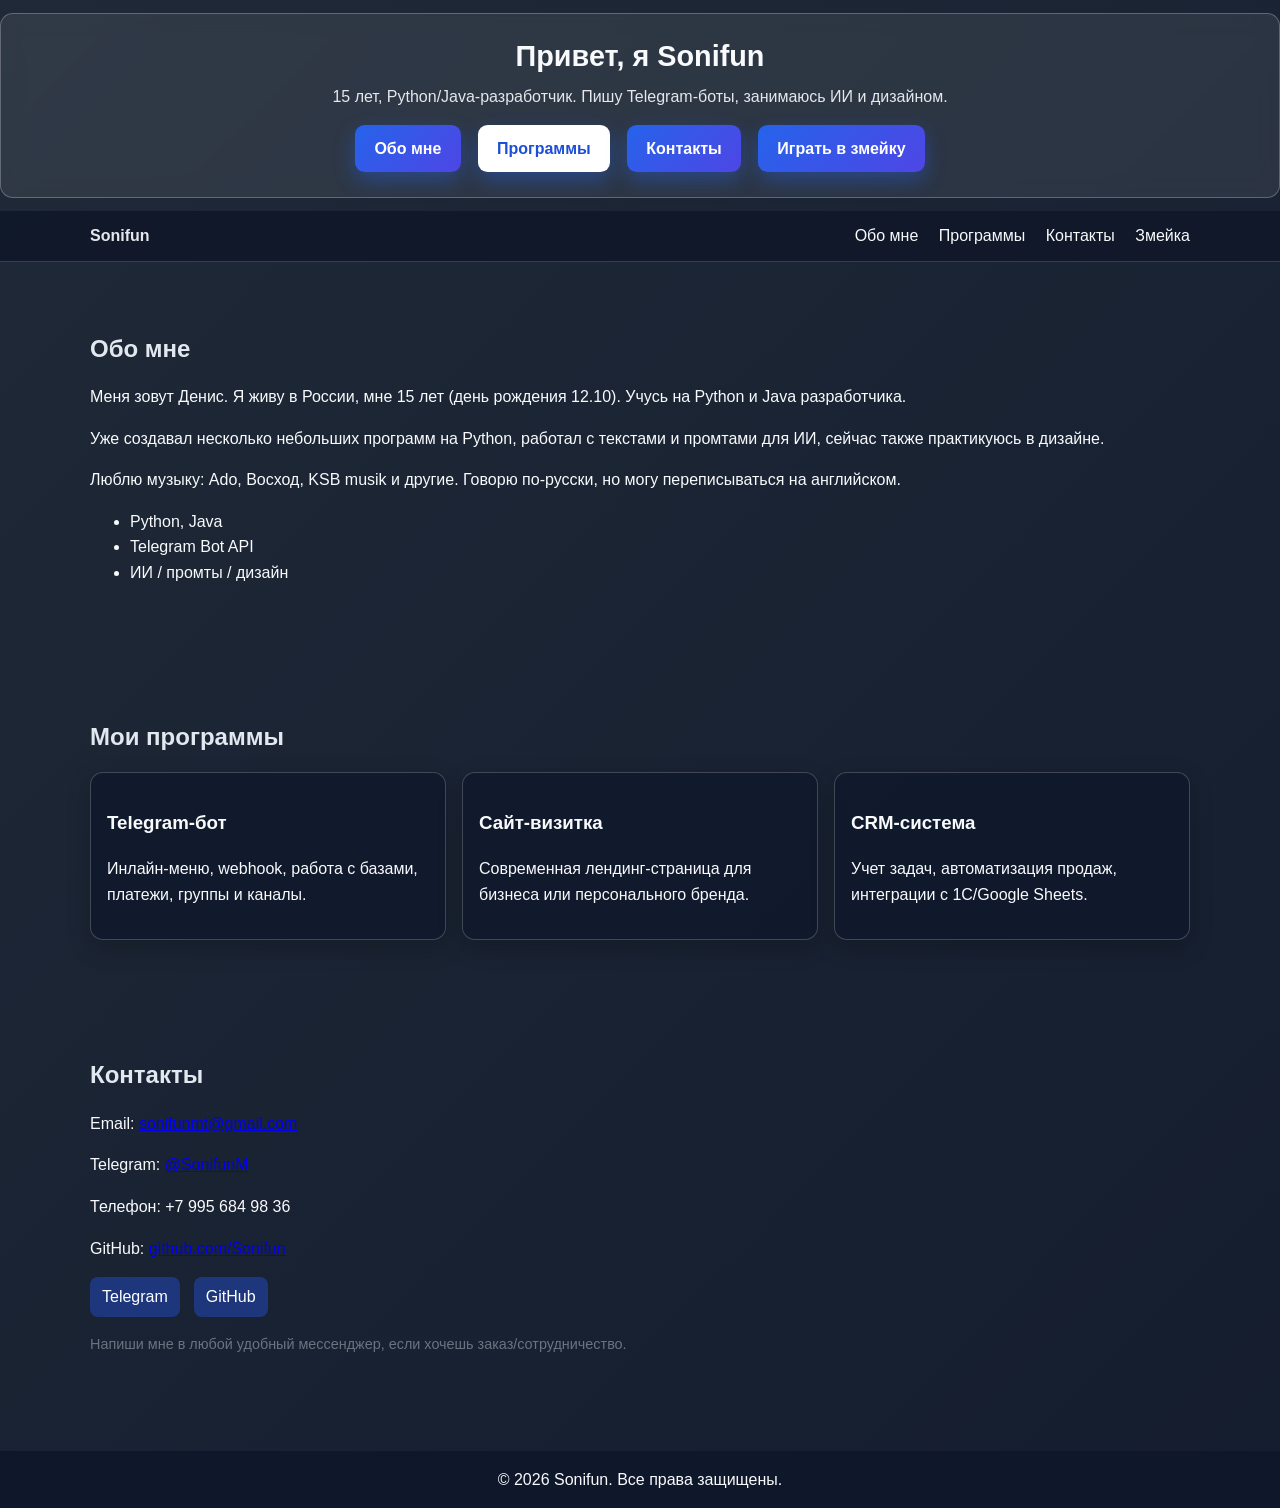
<file: index.html>
<!DOCTYPE html>
<html lang="ru">
<head>
    <meta charset="UTF-8" />
    <meta name="viewport" content="width=device-width, initial-scale=1.0" />
    <title>Мой персональный сайт</title>
    <link rel="icon" href="favicon.ico" type="image/x-icon" />
    <link rel="stylesheet" href="style.css" />
</head>
<body>
    <header class="hero" id="home">
        <div class="container">
            <h1>Привет, я Sonifun</h1>
            <p>15 лет, Python/Java-разработчик. Пишу Telegram-боты, занимаюсь ИИ и дизайном.</p>
            <a class="btn" href="#about">Обо мне</a>
            <a class="btn btn-light" href="#programs">Программы</a>
            <a class="btn" href="#contact">Контакты</a>
            <a class="btn" href="snake.html">Играть в змейку</a>
        </div>
    </header>

    <nav class="topnav" id="navbar">
        <div class="container nav-wrap">
            <a href="index.html" class="logo">Sonifun</a>
            <div class="menu">
                <a href="#about">Обо мне</a>
                <a href="#programs">Программы</a>
                <a href="#contact">Контакты</a>
                <a href="snake.html">Змейка</a>
            </div>
        </div>
    </nav>

    <main class="container">
        <section id="about" class="section">
            <h2>Обо мне</h2>
            <p>Меня зовут Денис. Я живу в России, мне 15 лет (день рождения 12.10). Учусь на Python и Java разработчика.</p>
            <p>Уже создавал несколько небольших программ на Python, работал с текстами и промтами для ИИ, сейчас также практикуюсь в дизайне.</p>
            <p>Люблю музыку: Ado, Восход, KSB musik и другие. Говорю по-русски, но могу переписываться на английском.</p>
            <ul>
                <li>Python, Java</li>
                <li>Telegram Bot API</li>
                <li>ИИ / промты / дизайн</li>
            </ul>
        </section>

        <section id="programs" class="section">
            <h2>Мои программы</h2>
            <div class="grid3">
                <article class="card">
                    <h3>Telegram-бот</h3>
                    <p>Инлайн-меню, webhook, работа с базами, платежи, группы и каналы.</p>
                </article>
                <article class="card">
                    <h3>Сайт-визитка</h3>
                    <p>Современная лендинг-страница для бизнеса или персонального бренда.</p>
                </article>
                <article class="card">
                    <h3>CRM-система</h3>
                    <p>Учет задач, автоматизация продаж, интеграции с 1С/Google Sheets.</p>
                </article>
            </div>
        </section>



        <section id="contact" class="section">
            <h2>Контакты</h2>
            <p>Email: <a href="mailto:sonifunmt@gmail.com">sonifunmt@gmail.com</a></p>
            <p>Telegram: <a href="https://t.me/SonifunM">@SonifunM</a></p>
            <p>Телефон: +7 995 684 98 36</p>
            <p>GitHub: <a href="https://github.com/Sonifun">github.com/Sonifun</a></p>
            <div class="social">
                <a href="https://t.me/SonifunM">Telegram</a>
                <a href="https://github.com/Sonifun">GitHub</a>
            </div>
            <p class="note">Напиши мне в любой удобный мессенджер, если хочешь заказ/сотрудничество.</p>
        </section>
    </main>

    <footer class="footer">
        <div class="container">© 2026 Sonifun. Все права защищены.</div>
    </footer>
    <script>
        document.querySelectorAll('a[href^="#"]').forEach(anchor => {
            anchor.addEventListener('click', function (e) {
                e.preventDefault();
                document.querySelector(this.getAttribute('href')).scrollIntoView({ behavior: 'smooth' });
            });
        });
    </script>
</body>
</html>
</file>
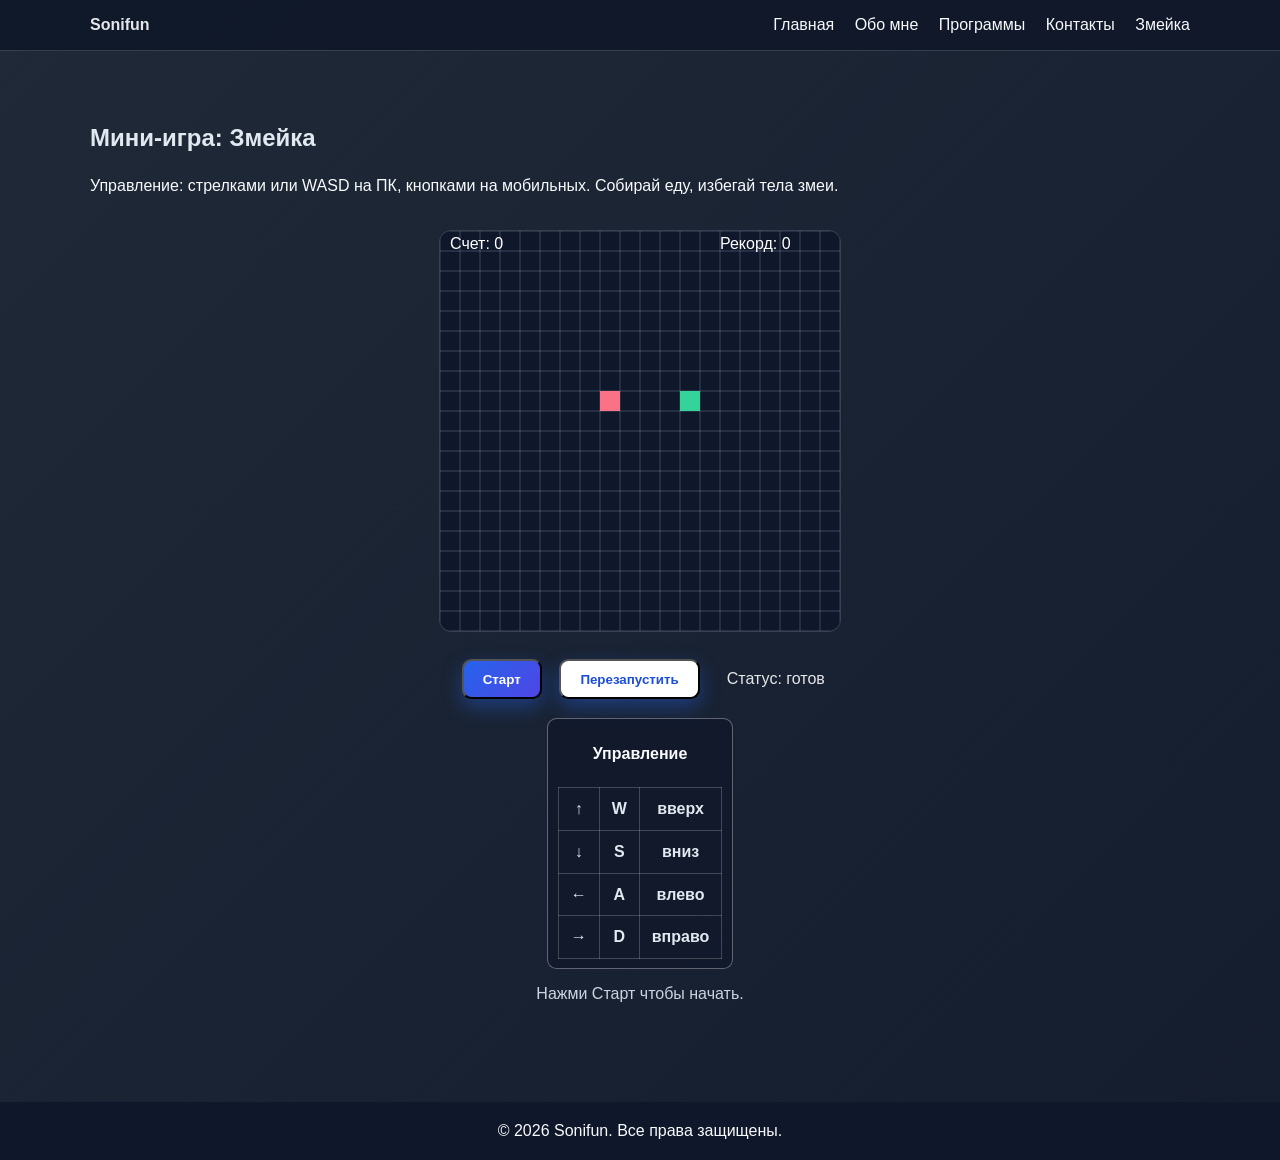
<file: snake.html>
<!DOCTYPE html>
<html lang="ru">
<head>
    <meta charset="UTF-8" />
    <meta name="viewport" content="width=device-width, initial-scale=1.0" />
    <title>Змейка - Sonifun</title>
    <link rel="icon" href="favicon.ico" type="image/x-icon" />
    <link rel="stylesheet" href="style.css" />
    <style>
        .game-container { text-align: center; margin-top: 2rem; }
        canvas { background: rgba(15,23,42,0.96); border: 1px solid rgba(255,255,255,0.18); border-radius: 0.8rem; max-width: 100%; height: auto; }
        .hint { color: #cbd5e1; margin-top: 0.7rem; }
        .mobile-controls { display: none; margin-top: 1rem; }
        .control-btn { background: rgba(255,255,255,0.1); border: 1px solid rgba(255,255,255,0.2); color: #f8fafc; padding: 0.5rem; margin: 0.2rem; border-radius: 0.5rem; font-size: 1.2rem; cursor: pointer; }
        .control-btn:hover { background: rgba(255,255,255,0.2); }
        .middle-row { display: flex; justify-content: center; }
        @media (max-width: 768px) { .mobile-controls { display: block; } .control-table { display: none; } }
    </style>
</head>
<body>
    <nav class="topnav" id="navbar">
        <div class="container nav-wrap">
            <a href="index.html" class="logo">Sonifun</a>
            <div class="menu">
                <a href="index.html">Главная</a>
                <a href="index.html#about">Обо мне</a>
                <a href="index.html#programs">Программы</a>
                <a href="index.html#contact">Контакты</a>
                <a href="snake.html">Змейка</a>
            </div>
        </div>
    </nav>

    <main class="container">
        <section class="section">
            <h2>Мини-игра: Змейка</h2>
            <p>Управление: стрелками или WASD на ПК, кнопками на мобильных. Собирай еду, избегай тела змеи.</p>
            <div class="game-container">
                <canvas id="snakeGame" width="400" height="400"></canvas>
                <div class="game-controls">
                    <button id="startBtn" class="btn">Старт</button>
                    <button id="restartBtn" class="btn btn-light">Перезапустить</button>
                    <span id="status" style="color:#e5e7eb; margin-left:1rem;">Статус: готов</span>
                </div>
                <div class="control-table">
                    <h4>Управление</h4>
                    <table>
                        <tr><td>↑</td><td>W</td><td>вверх</td></tr>
                        <tr><td>↓</td><td>S</td><td>вниз</td></tr>
                        <tr><td>←</td><td>A</td><td>влево</td></tr>
                        <tr><td>→</td><td>D</td><td>вправо</td></tr>
                    </table>
                </div>
                <div class="mobile-controls" id="mobileControls">
                    <button id="upBtn" class="control-btn">↑</button>
                    <div class="middle-row">
                        <button id="leftBtn" class="control-btn">←</button>
                        <button id="rightBtn" class="control-btn">→</button>
                    </div>
                    <button id="downBtn" class="control-btn">↓</button>
                </div>
                <p class="hint" id="hint">Нажми Старт чтобы начать.</p>
            </div>
        </section>
    </main>

    <footer class="footer">
        <div class="container">© 2026 Sonifun. Все права защищены.</div>
    </footer>

    <script>
        const canvas = document.getElementById('snakeGame');
        const ctx = canvas.getContext('2d');
        const gridSize = 20;
        const maxX = canvas.width / gridSize;
        const maxY = canvas.height / gridSize;

        let snake = [{x: 8, y: 8}];
        let dir = {x: 1, y: 0};
        let food = {x: 12, y: 8};
        let score = 0;
        let gameOver = false;
        let running = false;
        let intervalId = null;

        const startBtn = document.getElementById('startBtn');
        const restartBtn = document.getElementById('restartBtn');
        const statusSpan = document.getElementById('status');
        const hint = document.getElementById('hint');

        const HIGH_KEY = 'snake-highscore-sonifun';
        let highscore = parseInt(localStorage.getItem(HIGH_KEY) || '0', 10);

        function wrap(value, max) {
            if (value < 0) return max - 1;
            if (value >= max) return 0;
            return value;
        }

        function draw() {
            ctx.fillStyle = '#0f172a';
            ctx.fillRect(0, 0, canvas.width, canvas.height);

            // Сетка
            ctx.strokeStyle = 'rgba(148, 163, 184, 0.35)';
            ctx.lineWidth = 1;
            for (let x = 0; x <= canvas.width; x += gridSize) {
                ctx.beginPath();
                ctx.moveTo(x, 0);
                ctx.lineTo(x, canvas.height);
                ctx.stroke();
            }
            for (let y = 0; y <= canvas.height; y += gridSize) {
                ctx.beginPath();
                ctx.moveTo(0, y);
                ctx.lineTo(canvas.width, y);
                ctx.stroke();
            }

            ctx.fillStyle = '#34d399';
            ctx.fillRect(food.x * gridSize, food.y * gridSize, gridSize, gridSize);

            ctx.fillStyle = '#facc15';
            snake.forEach((seg, i) => {
                ctx.fillStyle = i === 0 ? '#fb7185' : '#facc15';
                ctx.fillRect(seg.x * gridSize, seg.y * gridSize, gridSize, gridSize);
            });

            if (gameOver) {
                ctx.fillStyle = '#ffffff';
                ctx.font = '20px Inter, sans-serif';
                ctx.fillText('Game Over! Нажми Перезапустить', 30, 210);
                stopGame();
                return;
            }

            const head = {
                x: wrap(snake[0].x + dir.x, maxX),
                y: wrap(snake[0].y + dir.y, maxY)
            };

            if (snake.some(seg => seg.x === head.x && seg.y === head.y)) {
                gameOver = true;
                updateStatus();
                return;
            }

            snake.unshift(head);

            if (head.x === food.x && head.y === food.y) {
                score += 1;
                food = { x: Math.floor(Math.random() * maxX), y: Math.floor(Math.random() * maxY) };
            } else {
                snake.pop();
            }

            ctx.fillStyle = '#ffffff';
            ctx.font = '16px Inter, sans-serif';
            ctx.fillText('Счет: ' + score, 10, 18);
            ctx.fillText('Рекорд: ' + highscore, 280, 18);
        }

        function updateStatus() {
            if (gameOver) {
                statusSpan.textContent = 'Статус: проигрыш';
            } else if (running) {
                statusSpan.textContent = 'Статус: игра идет';
            } else {
                statusSpan.textContent = 'Статус: готов';
            }
        }

        function startGame() {
            if (running) return;
            if (gameOver) reset();
            running = true;
            startBtn.textContent = 'Пауза';
            hint.textContent = 'Игра идёт! Управляй кнопками или клавишами, R - перезапуск.';
            if (!intervalId) intervalId = setInterval(draw, 100);
            updateStatus();
        }

        function stopGame() {
            running = false;
            startBtn.textContent = 'Старт';
            if (intervalId) {
                clearInterval(intervalId);
                intervalId = null;
            }
            if (score > highscore) {
                highscore = score;
                localStorage.setItem(HIGH_KEY, highscore);
            }
            updateStatus();
        }

        function reset() {
            snake = [{x: 8, y: 8}];
            dir = {x: 1, y: 0};
            food = {x: 12, y: 8};
            score = 0;
            gameOver = false;
            running = false;
            if (intervalId) {
                clearInterval(intervalId);
                intervalId = null;
            }
            startBtn.textContent = 'Старт';
            hint.textContent = 'Нажми Старт чтобы начать.';
            updateStatus();
            draw();
        }

        document.addEventListener('keydown', (e) => {
            const key = e.key.toLowerCase();
            const keys = ['arrowup', 'arrowdown', 'arrowleft', 'arrowright', 'w', 'a', 's', 'd', 'r'];

            if (keys.includes(key)) {
                e.preventDefault();
            }

            if (key === 'r') {
                reset();
                return;
            }

            if (!running) return;

            if ((key === 'arrowup' || key === 'w') && dir.y === 0) dir = {x: 0, y: -1};
            if ((key === 'arrowdown' || key === 's') && dir.y === 0) dir = {x: 0, y: 1};
            if ((key === 'arrowleft' || key === 'a') && dir.x === 0) dir = {x: -1, y: 0};
            if ((key === 'arrowright' || key === 'd') && dir.x === 0) dir = {x: 1, y: 0};
        });

        startBtn.addEventListener('click', () => {
            if (running) {
                stopGame();
            } else {
                startGame();
            }
        });

        restartBtn.addEventListener('click', () => {
            reset();
        });

        // Mobile controls
        const upBtn = document.getElementById('upBtn');
        const downBtn = document.getElementById('downBtn');
        const leftBtn = document.getElementById('leftBtn');
        const rightBtn = document.getElementById('rightBtn');

        upBtn.addEventListener('click', () => { if (running && dir.y === 0) dir = {x: 0, y: -1}; });
        downBtn.addEventListener('click', () => { if (running && dir.y === 0) dir = {x: 0, y: 1}; });
        leftBtn.addEventListener('click', () => { if (running && dir.x === 0) dir = {x: -1, y: 0}; });
        rightBtn.addEventListener('click', () => { if (running && dir.x === 0) dir = {x: 1, y: 0}; });

        reset();
    </script>
</body>
</html>
</file>
<file: style.css>
* {
    box-sizing: border-box;
}
body {
    margin: 0;
    font-family: 'Segoe UI', Tahoma, Geneva, Verdana, sans-serif;
    color: #f8fafc;
    background: linear-gradient(135deg, #1f2937, #0f172a, #1d4ed8);
    background-size: 300% 300%;
    animation: gradientShift 12s ease infinite;
    line-height: 1.6;
}

@keyframes gradientShift {
    0% { background-position: 0% 50%; }
    50% { background-position: 100% 50%; }
    100% { background-position: 0% 50%; }
}

.container {
    width: min(1100px, 90%);
    margin: 0 auto;
}
.topnav {
    position: sticky;
    top: 0;
    background: rgba(15, 23, 42, 0.88);
    border-bottom: 1px solid rgba(255, 255, 255, 0.16);
    z-index: 99;
}
.nav-wrap {
    display: flex;
    justify-content: space-between;
    align-items: center;
    padding: 0.75rem 0;
}
.logo {
    font-weight: 700;
    color: #e5e7eb;
    text-decoration: none;
}
.menu a {
    margin-left: 1rem;
    color: #f8fafc;
    text-decoration: none;
    font-weight: 500;
}
.menu a:hover {
    color: #a5b4fc;
}
.hero {
    background: rgba(255, 255, 255, 0.08);
    border: 1px solid rgba(255, 255, 255, 0.25);
    backdrop-filter: blur(10px);
    color: #f8fafc;
    padding: 1.2rem 0.8rem;
    margin: 0.8rem 0;
    text-align: center;
    border-radius: 0.8rem;
}
.hero h1 {
    margin: 0 0 0.3rem;
    font-size: 1.8rem;
}
.hero p {
    margin: 0 0 0.6rem;
    color: #e5e7eb;
}
.hero .btn,
.btn {
    display: inline-block;
    padding: 0.65rem 1.2rem;
    border-radius: 0.6rem;
    text-decoration: none;
    font-weight: 600;
    margin: 0.4rem;
    transition: transform 0.25s ease, box-shadow 0.25s ease, background 0.25s ease;
}
.btn {
    background: linear-gradient(135deg, #2563eb, #4f46e5);
    color: #fff;
    box-shadow: 0 8px 20px rgba(37, 99, 235, 0.4);
}
.btn:hover {
    transform: translateY(-2px) scale(1.02);
    box-shadow: 0 14px 28px rgba(37, 99, 235, 0.55);
    background: linear-gradient(135deg, #4f46e5, #2563eb);
}
.btn-light {
    background: #ffffff;
    color: #1d4ed8;
}
.btn-light:hover {
    transform: translateY(-2px) scale(1.02);
    box-shadow: 0 14px 28px rgba(59, 130, 246, 0.4);
}

.section {
    padding: 3rem 0;
}
.section h2 {
    margin-bottom: 1rem;
    color: #e2e8f0;
}
.grid2,
.grid3 {
    display: grid;
    gap: 1rem;
}
.grid2 {
    grid-template-columns: repeat(auto-fit, minmax(240px, 1fr));
}
.grid3 {
    grid-template-columns: repeat(auto-fit, minmax(220px, 1fr));
}
.card,
.project-card {
    border-radius: 0.8rem;
    padding: 1rem;
    background: rgba(15, 23, 42, 0.72);
    border: 1px solid rgba(255, 255, 255, 0.2);
    box-shadow: 0 8px 24px rgba(0, 0, 0, 0.2);
    color: #f8fafc;
    transition: transform 0.25s ease, box-shadow 0.25s ease;
}
.card:hover,
.project-card:hover {
    transform: translateY(-5px) scale(1.01);
    box-shadow: 0 12px 30px rgba(0, 0, 0, 0.35);
}
.contact {
    padding: 1rem;
    background: rgba(15, 23, 42, 0.86);
    border: 1px solid rgba(255, 255, 255, 0.18);
    border-radius: 0.8rem;
    color: #f8fafc;
}
.contact a {
    color: #93c5fd;
    text-decoration: underline;
}
.social a {
    display: inline-block;
    margin-right: 0.6rem;
    padding: 0.45rem 0.75rem;
    border-radius: 0.5rem;
    background: rgba(30, 58, 138, 0.85);
    color: #ffffff;
    text-decoration: none;
    transition: transform 0.2s ease, background 0.2s ease;
}
.social a:hover {
    transform: translateY(-2px);
    background: rgba(59, 130, 246, 0.95);
}

.game-controls {
    margin-top: 0.8rem;
}

.control-table {
    margin-top: 0.8rem;
    display: inline-block;
    border: 1px solid rgba(255,255,255,0.33);
    border-radius: 0.6rem;
    background: rgba(15,23,42,0.75);
    animation: pulse 2s ease-in-out infinite;
}

.control-table table {
    margin: 0.6rem;
    border-collapse: collapse;
    color: #e2e8f0;
}

.control-table td {
    border: 1px solid rgba(255,255,255,0.2);
    padding: 8px 12px;
    font-weight: 600;
}

@keyframes pulse {
    0%, 100% { box-shadow: 0 0 16px rgba(56, 189, 248, 0.2); }
    50% { box-shadow: 0 0 30px rgba(56, 189, 248, 0.4); }
}
.footer {
    background: #0f172a;
    color: #f8fafc;
    text-align: center;
    padding: 1rem 0;
    margin-top: 2rem;
}
.note {
    margin-top: 1rem;
    font-size: 0.9rem;
    color: #6b7280;
}
@media (max-width: 768px) {
    .nav-wrap {
        flex-direction: column;
        align-items: flex-start;
    }
    .menu a {
        margin: 0.4rem 0;
    }
}
</file>
